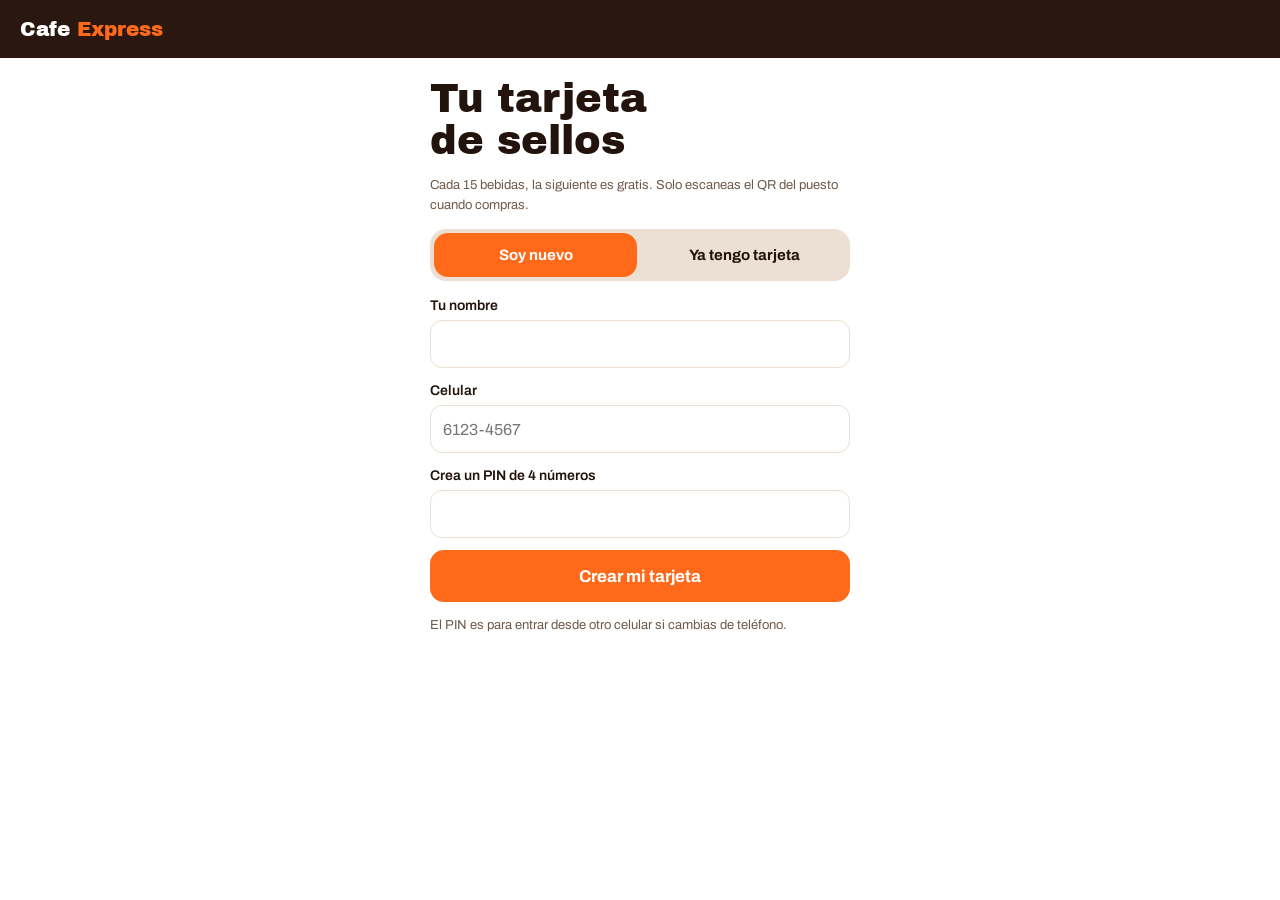
<file: index.html>
<!DOCTYPE html>
<html lang="es">
<head>
<meta charset="utf-8">
<meta name="viewport" content="width=device-width,initial-scale=1">
<meta name="theme-color" content="#2a1810">
<link rel="manifest" href="app-cliente.webmanifest">
<link rel="icon" href="iconos/icono-192.png">
<link rel="apple-touch-icon" href="iconos/apple-touch-icon.png">
<meta name="mobile-web-app-capable" content="yes">
<meta name="apple-mobile-web-app-capable" content="yes">
<meta name="apple-mobile-web-app-status-bar-style" content="black-translucent">
<title>Mi tarjeta · Cafe Express</title>
<link href="https://fonts.googleapis.com/css2?family=Archivo+Black&family=Archivo:wght@400;600;700&display=swap" rel="stylesheet">
<link rel="stylesheet" href="estilos.css">
</head>
<body>
<header class="top"><div class="logo">Cafe <span>Express</span></div><span id="hola"></span></header>
<div class="demo" id="demo" hidden>MODO DEMO: los datos solo se guardan en este navegador</div>
<main class="box" id="app"></main>
<script src="config.js"></script>
<script src="api.js"></script>
<script src="instalar.js"></script>
<script>
{
const {CFG,DEMO,rpc,esc,store}=CX;
const app=document.getElementById('app');
if(DEMO)document.getElementById('demo').hidden=false;
const q=new URLSearchParams(location.search);
if(q.get('c')){store.set('cx_pend',{p:+q.get('p'),c:q.get('c')});history.replaceState(null,'',location.pathname)}
let ses=store.get('cx_cli');

const cup=f=>`<svg viewBox="0 0 40 46" aria-hidden="true"><path d="M8 10h24l-3 32H11z" fill="${f?'#ff6a1a':'none'}" stroke="${f?'#ff6a1a':'currentColor'}" stroke-width="2.5"/><rect x="5" y="5" width="30" height="6" rx="2" fill="${f?'#ff6a1a':'currentColor'}" opacity="${f?1:.5}"/>${f?'<path d="M14 22h12" stroke="#fff" stroke-width="2.5" stroke-linecap="round"/>':''}</svg>`;

function entrar(modo){
  document.getElementById('hola').textContent='';
  const nuevo=modo!=='login';
  app.innerHTML=`<h1>${nuevo?'Tu tarjeta de sellos':'Entra a tu tarjeta'}</h1>
  <p class="tiny">Cada ${CFG.meta} bebidas, la siguiente es gratis. Solo escaneas el QR del puesto cuando compras.</p>
  <div class="tabs"><button id="t1" aria-pressed="${nuevo}">Soy nuevo</button><button id="t2" aria-pressed="${!nuevo}">Ya tengo tarjeta</button></div>
  <form id="f" style="display:flex;flex-direction:column;gap:12px">
  ${nuevo?'<label>Tu nombre<input id="n" autocomplete="given-name" required></label>':''}
  <label>Celular<input id="t" inputmode="numeric" autocomplete="tel" placeholder="6123-4567" maxlength="9" required></label>
  <label>${nuevo?'Crea un PIN de 4 números':'Tu PIN'}<input id="pin" inputmode="numeric" maxlength="4" pattern="[0-9]{4}" required></label>
  <div class="msg bad" id="m"></div>
  <button id="go">${nuevo?'Crear mi tarjeta':'Entrar'}</button></form>
  ${nuevo?'<p class="tiny">El PIN es para entrar desde otro celular si cambias de teléfono.</p>':''}`;
  const tel=document.getElementById('t');
  tel.oninput=()=>{const d=tel.value.replace(/\D/g,'').slice(0,8);tel.value=d.length>4?d.slice(0,4)+'-'+d.slice(4):d};
  document.getElementById('t1').onclick=()=>entrar('nuevo');
  document.getElementById('t2').onclick=()=>entrar('login');
  document.getElementById('f').onsubmit=async e=>{
    e.preventDefault();const b=document.getElementById('go'),m=document.getElementById('m');m.textContent='';
    if(!/^6\d{7}$/.test(tel.value.replace(/\D/g,''))){m.textContent='El celular debe tener 8 números y empezar con 6 (ej. 6123-4567).';tel.focus();return}
    b.disabled=true;
    try{
      const args={p_tel:document.getElementById('t').value,p_pin:document.getElementById('pin').value};
      const r=nuevo?await rpc('registrar',{...args,p_nombre:document.getElementById('n').value}):await rpc('entrar',args);
      ses={id:r.id,token:r.token};store.set('cx_cli',ses);inicio();
    }catch(x){m.textContent=x.message;b.disabled=false}
  };
}

async function inicio(){
  if(!ses){entrar('nuevo');return}
  const cup0=store.get('cx_cupon');
  if(cup0&&new Date(cup0.hasta)>Date.now()){cupon(cup0);return}
  let msg=null;
  const pend=store.get('cx_pend');store.del('cx_pend');
  try{
    if(pend)msg=await rpc('escanear',{p_id:ses.id,p_token:ses.token,p_puesto:pend.p,p_codigo:pend.c});
    tarjeta(await rpc('tarjeta',{p_id:ses.id,p_token:ses.token}),msg);
  }catch(x){
    if(/sesi/i.test(x.message)){store.del('cx_cli');ses=null;entrar('login');return}
    app.innerHTML=`<div class="msg bad">${esc(x.message)}</div><button id="re">Intentar de nuevo</button>`;
    if(pend)store.set('cx_pend',pend);
    document.getElementById('re').onclick=inicio;
  }
}

function tarjeta(t,msg){
  const f=Math.min(t.sellos,t.meta);
  document.getElementById('hola').textContent='Hola, '+t.nombre.split(' ')[0];
  app.innerHTML=`<div class="tarjeta"><div class="num">${f}/${t.meta}</div>
  <p>${f>=t.meta?'¡Tienes una bebida gratis!':'Te faltan '+(t.meta-f)+' para tu bebida gratis.'}</p></div>
  <div class="msg ${msg?(msg.ok?'ok':'bad'):''}" aria-live="polite">${msg?esc(msg.msg):''}</div>
  <div class="cups">${Array.from({length:t.meta},(_,i)=>cup(i<f)).join('')}</div>
  ${t.puede_canjear?'<button id="cj" class="b2">Canjear ahora</button><p class="tiny">Tócalo frente al trabajador: le vas a mostrar la pantalla.</p>':
   f>=t.meta?'<p class="tiny">Para canjear, escanea el QR del puesto donde estás y luego toca «Canjear ahora».</p>':
   '<p class="tiny">Cuando compres, abre la cámara y escanea el QR del puesto. El sello se suma solo.</p>'}
  <p class="tiny">Guarda esta página en tu pantalla de inicio para tenerla a mano.</p>
  <button class="b3" id="out">Salir de esta tarjeta</button>`;
  const cj=document.getElementById('cj');
  if(cj)cj.onclick=async()=>{cj.disabled=true;try{const r=await rpc('canjear',{p_id:ses.id,p_token:ses.token});store.set('cx_cupon',r);cupon(r)}catch(x){cj.disabled=false;tarjeta(t,{ok:false,msg:x.message})}};
  document.getElementById('out').onclick=()=>{store.del('cx_cli');ses=null;entrar('login')};
}

function cupon(c){
  app.innerHTML=`<div class="cupon"><div class="num">BEBIDA GRATIS</div><p>${esc(c.puesto)} · Muestra esta pantalla</p>
  <div class="reloj" id="rl"></div><p id="hr"></p></div>
  <p class="tiny">La pantalla se mueve y el reloj avanza: una foto o captura no sirve. El cupón se vence solo.</p>`;
  const tick=()=>{
    const s=Math.max(0,Math.ceil((new Date(c.hasta)-Date.now())/1000));
    document.getElementById('rl').textContent=Math.floor(s/60)+':'+String(s%60).padStart(2,'0');
    document.getElementById('hr').textContent='Ahora: '+new Date().toLocaleTimeString('es-PA');
    if(s<=0){clearInterval(iv);store.del('cx_cupon');inicio()}
  };
  const iv=setInterval(tick,1000);tick();
}

inicio();
}
</script>
</body>
</html>
</file>
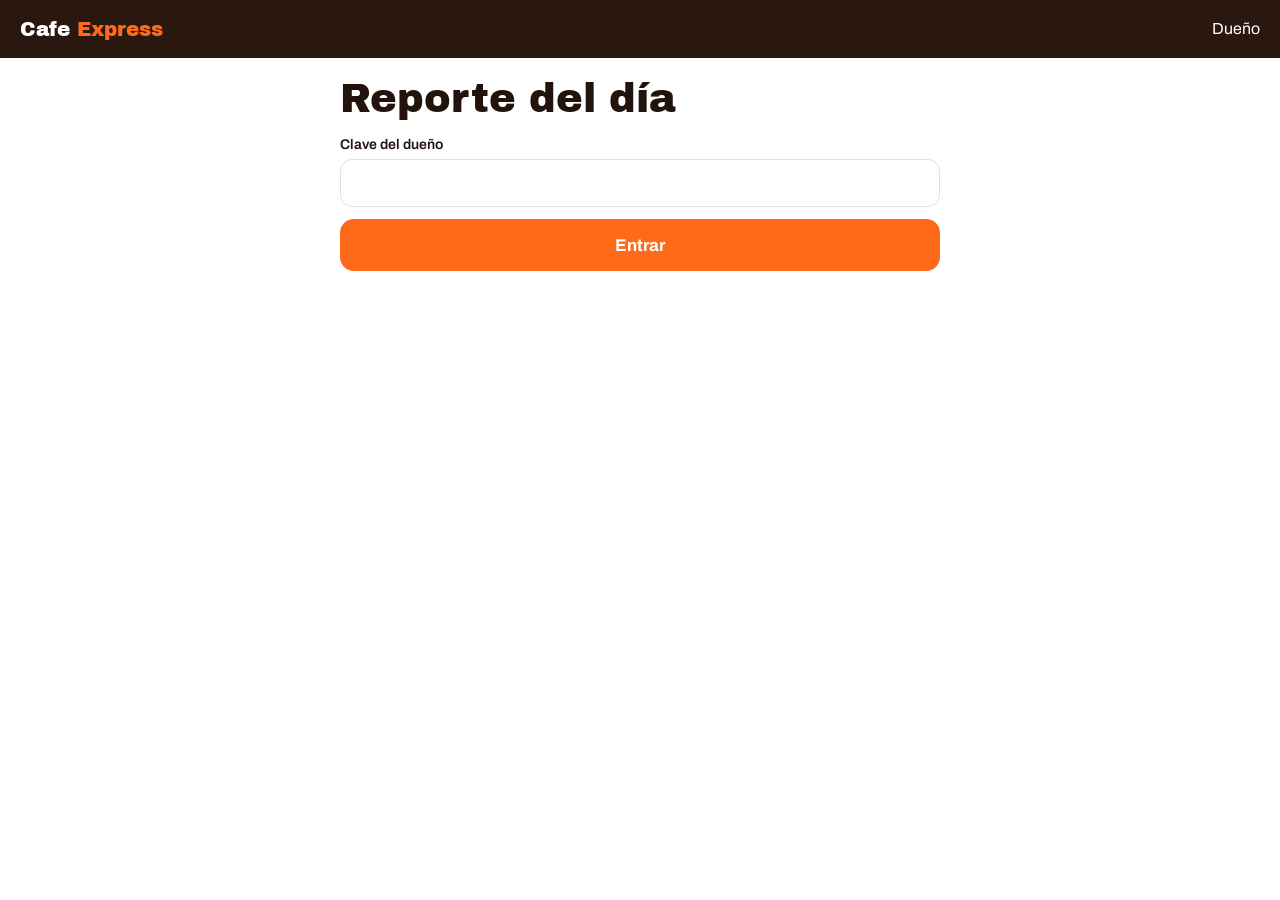
<file: dueno.html>
<!DOCTYPE html>
<html lang="es">
<head>
<meta charset="utf-8">
<meta name="viewport" content="width=device-width,initial-scale=1">
<meta name="theme-color" content="#2a1810">
<link rel="manifest" href="app-dueno.webmanifest">
<link rel="icon" href="iconos/icono-192.png">
<link rel="apple-touch-icon" href="iconos/apple-touch-icon.png">
<meta name="mobile-web-app-capable" content="yes">
<meta name="apple-mobile-web-app-capable" content="yes">
<meta name="apple-mobile-web-app-status-bar-style" content="black-translucent">
<title>Reporte del dueño · Cafe Express</title>
<link href="https://fonts.googleapis.com/css2?family=Archivo+Black&family=Archivo:wght@400;600;700&display=swap" rel="stylesheet">
<link rel="stylesheet" href="estilos.css">
<style>.box{max-width:640px}</style>
</head>
<body>
<header class="top"><div class="logo">Cafe <span>Express</span></div><span>Dueño</span></header>
<div class="demo" id="demo" hidden>MODO DEMO: datos de este navegador</div>
<main class="box" id="app"></main>
<script src="config.js"></script>
<script src="api.js"></script>
<script src="instalar.js"></script>
<script>
{
const {CFG,DEMO,rpc,esc,store,hoy}=CX;
const app=document.getElementById('app');
if(DEMO)document.getElementById('demo').hidden=false;
let clave=store.get('cx_dueno'),texto='';

function login(err){
  app.innerHTML=`<h1>Reporte del día</h1><form id="f" style="display:flex;flex-direction:column;gap:12px">
  <label>Clave del dueño<input id="k" type="password" autocomplete="current-password" required></label>
  <div class="msg bad">${esc(err||'')}</div><button>Entrar</button></form>
  ${DEMO?'<p class="tiny">Demo: la clave es dueno123.</p>':''}`;
  document.getElementById('f').onsubmit=e=>{e.preventDefault();clave=document.getElementById('k').value;store.set('cx_dueno',clave);ver(hoy())};
}

async function ver(fecha){
  if(!clave){login();return}
  let r;
  try{r=await rpc('reporte',{p_clave:clave,p_fecha:fecha})}
  catch(x){if(/clave/i.test(x.message)){store.del('cx_dueno');clave=null;login(x.message)}else app.innerHTML=`<div class="msg bad">${esc(x.message)}</div>`;return}
  const al=[];
  r.puestos.forEach(p=>{if(p.canjes>=3)al.push(p.nombre+' entregó '+p.canjes+' bebidas gratis. Lo normal es 0 a 2 por día.')});
  r.al_limite.forEach(c=>al.push(c.nombre+' ('+c.telefono+') sumó '+c.sellos+' sellos, el máximo del día.'));
  if(r.bloqueados)al.push('Se bloquearon '+r.bloqueados+' intentos con un QR vencido (foto vieja o código reenviado).');
  const T=r.puestos.reduce((a,p)=>({s:a.s+p.sellos,c:a.c+p.canjes,k:a.k+p.clientes}),{s:0,c:0,k:0});
  const d=new Date(fecha+'T12:00').toLocaleDateString('es-PA',{weekday:'long',day:'numeric',month:'long'});
  app.innerHTML=`<h1>Reporte del ${esc(d)}</h1>
  <label>Ver otro día<input type="date" id="fe" value="${esc(fecha)}"></label>
  <div class="card"><table><thead><tr><th>Puesto</th><th class="n">Clientes</th><th class="n">Sellos</th><th class="n">Gratis</th></tr></thead><tbody>
  ${r.puestos.map(p=>`<tr><td>${esc(p.nombre)}</td><td class="n">${p.clientes}</td><td class="n">${p.sellos}</td><td class="n">${p.canjes}</td></tr>`).join('')}
  <tr><td><b>Total</b></td><td class="n"><b>${T.k}</b></td><td class="n"><b>${T.s}</b></td><td class="n"><b>${T.c}</b></td></tr></tbody></table>
  <p class="tiny" style="margin-top:10px">Clientes nuevos hoy: ${r.nuevos} · Clientes en total: ${r.total_clientes}</p></div>
  <div class="card"><h2>Revisar</h2>${al.length?al.map(a=>`<p class="alert">• ${esc(a)}</p>`).join(''):'<p>Todo normal.</p>'}</div>
  <div style="display:grid;grid-template-columns:1fr 1fr;gap:10px"><button id="cp" class="b2">Copiar</button><a class="btn" id="wa" target="_blank" rel="noopener">Enviar por WhatsApp</a></div>
  <button class="b3" id="out">Salir</button>`;
  texto=['*'+CFG.negocio+' · '+d+'*','',...r.puestos.map(p=>p.nombre+': '+p.clientes+' clientes, '+p.sellos+' sellos, '+p.canjes+' gratis'),'',
    'Total: '+T.s+' sellos, '+T.c+' bebidas gratis','Clientes nuevos: '+r.nuevos,'','*Revisar:*',...(al.length?al.map(a=>'• '+a):['Todo normal.'])].join('\n');
  document.getElementById('wa').href='https://wa.me/?text='+encodeURIComponent(texto);
  document.getElementById('fe').onchange=e=>e.target.value&&ver(e.target.value);
  document.getElementById('cp').onclick=async e=>{try{await navigator.clipboard.writeText(texto);e.target.textContent='Copiado'}catch(x){e.target.textContent='No se pudo'}};
  document.getElementById('out').onclick=()=>{store.del('cx_dueno');clave=null;login()};
}
ver(hoy());
}
</script>
</body>
</html>
</file>
<file: estilos.css>
:root{--esp:#2a1810;--acc:#ff6a1a;--ok:#1f8a4c;--bad:#c62f2f;--bg:#ffffff;--card:#fbf7f2;--line:#ecdfd3;--mut:#6f5a4a;--ink:#22140c}
@media(prefers-color-scheme:dark){:root{--bg:#150d09;--card:#21160f;--line:#3a2a20;--mut:#bba796;--ink:#f6ece2}}
*{box-sizing:border-box;min-width:0}
html,body{margin:0}
body{font:16px/1.5 Archivo,system-ui,sans-serif;background:var(--bg);color:var(--ink);overflow-x:clip}
h1,h2,.num{font-family:"Archivo Black",Archivo,sans-serif;font-weight:400;line-height:1.05;margin:0;text-wrap:balance}
h1{font-size:clamp(26px,6vw,40px)}h2{font-size:22px}
.top{background:var(--esp);color:#fff;padding:14px 20px;display:flex;justify-content:space-between;align-items:center;gap:10px}
.logo{font-family:"Archivo Black",sans-serif;font-size:20px}.logo span{color:var(--acc)}
.demo{background:#ffd8bf;color:#5a2600;font-size:13px;font-weight:700;padding:6px 20px;text-align:center}
.box{max-width:460px;margin:0 auto;padding:20px;display:flex;flex-direction:column;gap:14px}
label{display:flex;flex-direction:column;gap:4px;font-weight:600;font-size:14px}
input,select{font:16px Archivo,sans-serif;padding:10px 12px;border:1px solid var(--line);border-radius:12px;background:var(--bg);color:var(--ink);width:100%;min-height:48px}
button,.btn{font:700 17px Archivo,sans-serif;min-height:52px;border-radius:14px;border:0;cursor:pointer;background:var(--acc);color:#fff;padding:0 18px;text-decoration:none;display:inline-flex;align-items:center;justify-content:center}
button:disabled{opacity:.6;cursor:wait}
button:focus-visible,input:focus-visible,select:focus-visible,a:focus-visible{outline:3px solid var(--acc);outline-offset:2px}
.b2{background:var(--esp)}
.b3{background:transparent;color:var(--mut);min-height:44px;font-weight:600;text-decoration:underline}
.tabs{display:grid;grid-template-columns:1fr 1fr;gap:6px;background:var(--line);padding:4px;border-radius:16px}
.tabs button{background:transparent;color:var(--ink);min-height:44px;font-size:15px}
.tabs button[aria-pressed=true]{background:var(--acc);color:#fff}
.msg{border-radius:14px;padding:12px 14px;font-weight:600}
.msg.ok{background:#e3f4ea;color:#0f4d2a}.msg.bad{background:#fbe6e6;color:#7d1717}.msg:empty{display:none}
.tarjeta{background:var(--esp);color:#fff;border-radius:22px;padding:20px;border:1px solid var(--line)}
.tarjeta .num{font-size:56px}.tarjeta p{margin:6px 0 0;color:#ecdccd}
.cups{display:grid;grid-template-columns:repeat(5,minmax(0,1fr));gap:10px}
.cups svg{width:100%;height:auto;display:block;color:var(--mut)}
.tiny{font-size:13px;color:var(--mut);margin:0}
.cupon{border-radius:24px;padding:26px 20px;text-align:center;color:#fff;position:relative;overflow:hidden;background:repeating-linear-gradient(-45deg,#1f8a4c 0 22px,#25a05a 22px 44px);background-size:62px 62px}
.cupon .num{font-size:40px}.cupon .reloj{font-size:44px;font-family:"Archivo Black";font-variant-numeric:tabular-nums}
@media(prefers-reduced-motion:no-preference){.cupon{animation:mov 1s linear infinite}@keyframes mov{to{background-position:62px 0}}}
table{width:100%;border-collapse:collapse;font-size:15px}
th,td{text-align:left;padding:8px 6px;border-bottom:1px solid var(--line)}
th{color:var(--mut);font-weight:600;font-size:13px}
td.n,th.n{text-align:right;font-variant-numeric:tabular-nums}
.card{background:var(--card);border:1px solid var(--line);border-radius:18px;padding:16px}
.alert{color:var(--bad);font-weight:600;margin:4px 0}
</file>
